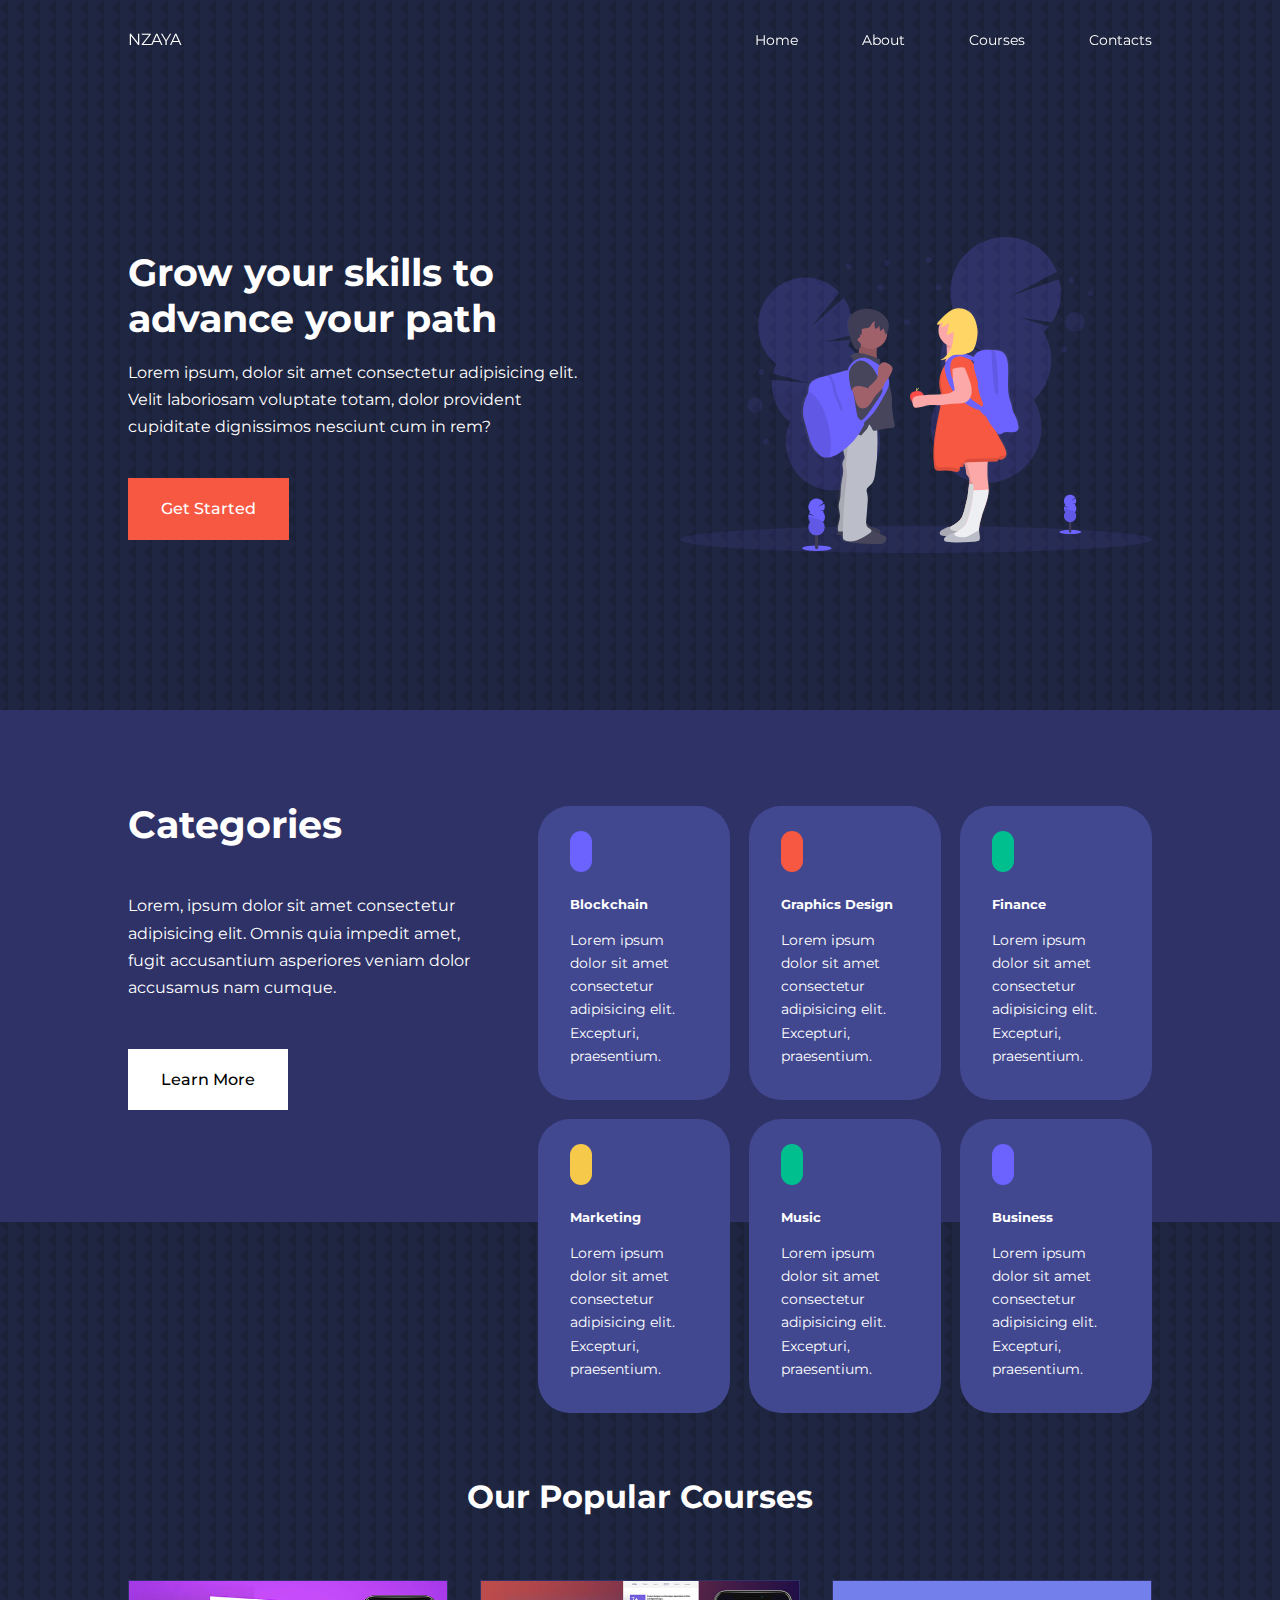
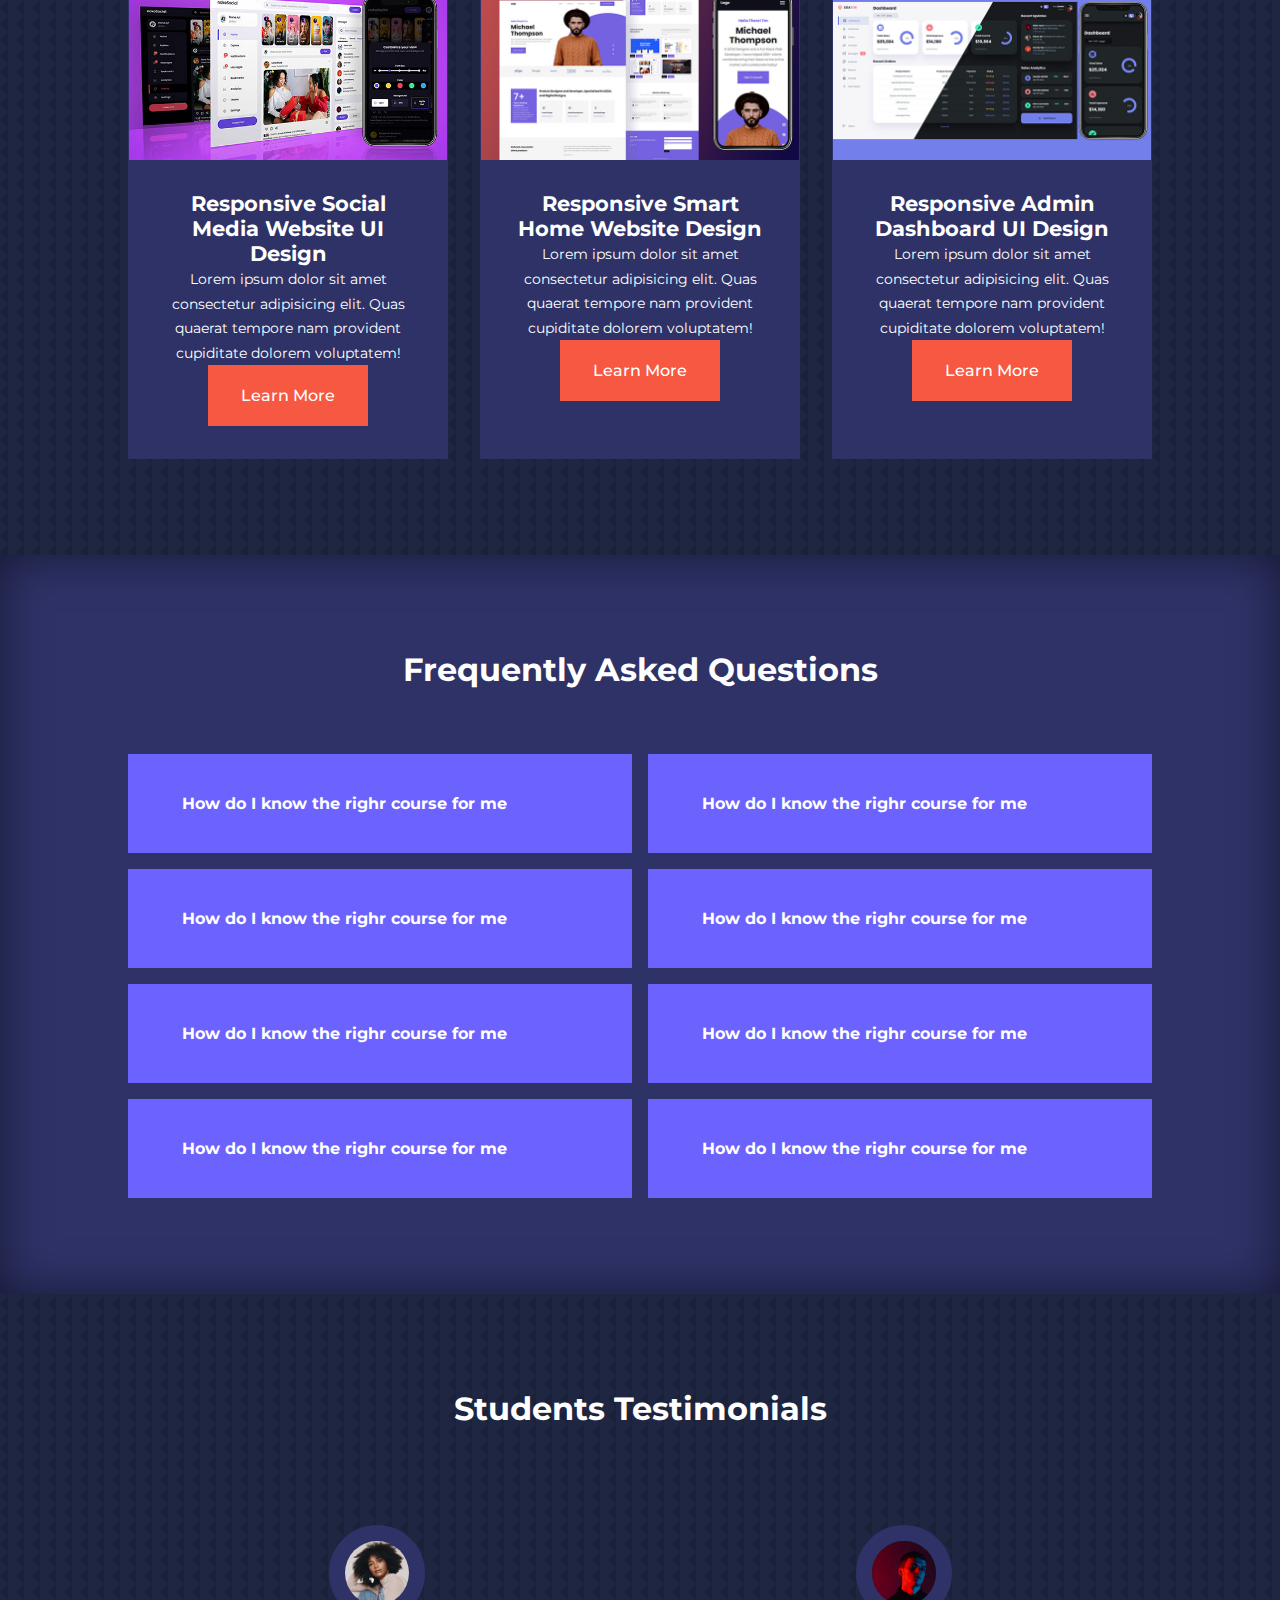
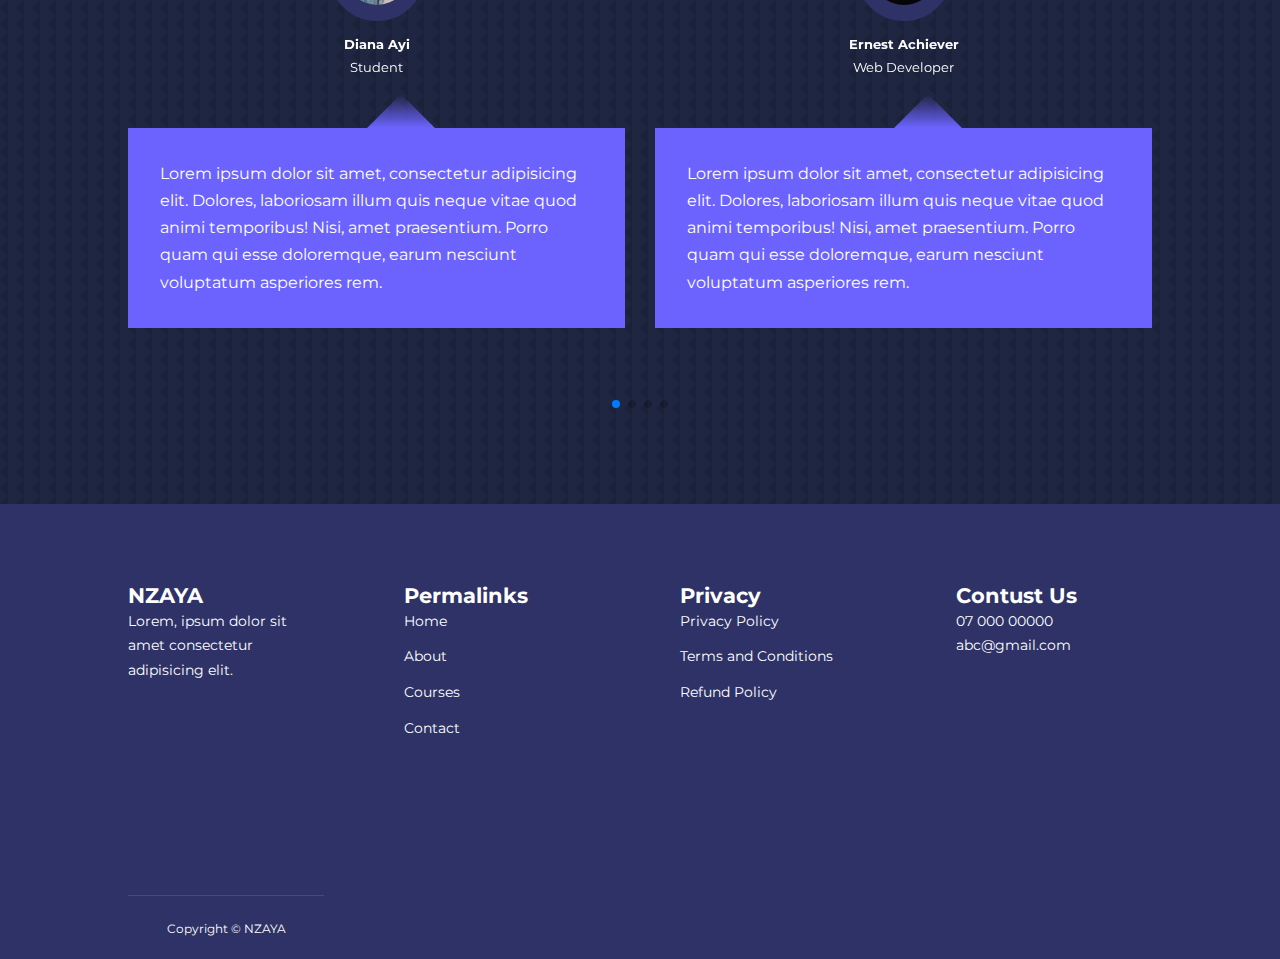
<file: index.html>
<!DOCTYPE html>
<html lang="en">
<head>
    <meta charset="UTF-8">
    <meta http-equiv="X-UA-Compatible" content="IE=edge">
    <meta name="viewport" content="width=device-width, initial-scale=1.0">
    <title>Responsive Education Website</title>

    <!----ICONSCOUT CDN------>
    <link rel="stylesheet" href="https://unicons.iconscout.com/release/v4.0.8/css/line.css">

    <!--------GOOGLE FONT (MONTESERRAT)-->
    <link rel="preconnect" href="https://fonts.googleapis.com">
    <link rel="preconnect" href="https://fonts.gstatic.com" crossorigin>
    <link href="https://fonts.googleapis.com/css2?family=Montserrat:wght@300;400;500;600;700;800;900&display=swap" rel="stylesheet">

    <!---SWIPER JS-->
    <link rel="stylesheet" href="https://cdn.jsdelivr.net/npm/swiper@9/swiper-bundle.min.css"/>


    <!-------LINKING OUR STYLESHEET-->
    <link rel="stylesheet" href="./css/style.css">

    <!-------Adding texture to our pages-->
    <style>
        body{
            background-image: url("./images/bg-texture.png");
        }
    </style>

</head>
<body>
    <nav>
        <div class="container nav__container">
            <a href="index.html">NZAYA</a>
            <ul class="nav__menu">
                <li><a href="index.html">Home</a></li>
                <li><a href="about.html">About</a></li>
                <li><a href="courses.html">Courses</a></li>
                <li><a href="contact.html">Contacts</a></li>
            </ul>


             <!-----These two will be available on tablet and mobile devices-->
            <button id="open-menu-btn"><i class="uil uil-list-ul"></i></button>
            <button id="close-menu-btn"><i class="uil uil-multiply"></i></button>

        </div>
    </nav>
    <!--=============================END OF NAVBAR ============================-->


    <header>
        <div class="container header__container">
            <div class="header__left">
                <h1>Grow your skills to advance your path</h1>
                <p>Lorem ipsum, dolor sit amet consectetur adipisicing elit. Velit laboriosam voluptate totam, dolor provident cupiditate dignissimos nesciunt cum in rem?</p>
                <a href="courses.html" class="btn btn-primary">Get Started</a>
            </div>

            <div class="header__right">
                <div class="header__right-image">
                    <img src="./images/header.svg">
                </div>

            </div>
        </div>
    </header>
    <!----==========================END OF HEADER SECTION======================-->

    <section class="categories">
        <div class="container categories__container">
            <div class="categories__left">
                <h1>Categories</h1>
                <p>
                    Lorem, ipsum dolor sit amet consectetur adipisicing elit. Omnis quia impedit amet, fugit accusantium asperiores veniam dolor accusamus nam cumque.
                </p>
                <a href="#" class="btn">Learn More</a>
            </div>

            <div class="categories__right">
                <article class="category">
                    <span class="category__icon"><i class="uil uil-bitcoin-circle"></i></span>
                    <h5>Blockchain</h5>
                    <p>Lorem ipsum dolor sit amet consectetur adipisicing elit. Excepturi, praesentium.</p>
                </article>

                <article class="category">
                    <span class="category__icon"><i class="uil uil-palette"></i></span>
                    <h5>Graphics Design</h5>
                    <p>Lorem ipsum dolor sit amet consectetur adipisicing elit. Excepturi, praesentium.</p>
                </article>

                <article class="category">
                    <span class="category__icon"><i class="uil uil-usd-circle"></i></span>
                    <h5>Finance</h5>
                    <p>Lorem ipsum dolor sit amet consectetur adipisicing elit. Excepturi, praesentium.</p>
                </article>

                <article class="category">
                    <span class="category__icon"><i class="uil uil-megaphone"></i></span>
                    <h5>Marketing</h5>
                    <p>Lorem ipsum dolor sit amet consectetur adipisicing elit. Excepturi, praesentium.</p>
                </article>

                <article class="category">
                    <span class="category__icon"><i class="uil uil-music"></i></span>
                    <h5>Music</h5>
                    <p>Lorem ipsum dolor sit amet consectetur adipisicing elit. Excepturi, praesentium.</p>
                </article>

                <article class="category">
                    <span class="category__icon"><i class="uil uil-notebooks"></i></span>
                    <h5>Business</h5>
                    <p>Lorem ipsum dolor sit amet consectetur adipisicing elit. Excepturi, praesentium.</p>
                </article>
            </div>
        </div>
    </section>
    <!----==========================   END OF CATEGORIES SECTION  ======================-->


    <section class="courses">
        <h2>Our Popular Courses</h2>
        <div class="container courses__container">
            <article class="course">
                <div class="course__image">
                    <img src="./images/course1.jpg">
                </div>
                <div class="course__info">
                    <h4>Responsive Social Media Website UI Design</h4>
                    <p>
                        Lorem ipsum dolor sit amet consectetur adipisicing elit. Quas quaerat tempore nam provident cupiditate dolorem voluptatem!
                    </p>
                    <a href="courses.html" class="btn btn-primary">Learn More</a>
                </div>
            </article>

            <article class="course">
                <div class="course__image">
                    <img src="./images/course2.jpg">
                </div>
                <div class="course__info">
                    <h4>Responsive Smart Home Website Design</h4>
                    <p>
                        Lorem ipsum dolor sit amet consectetur adipisicing elit. Quas quaerat tempore nam provident cupiditate dolorem voluptatem!
                    </p>
                    <a href="courses.html" class="btn btn-primary">Learn More</a>
                </div>
            </article>

            <article class="course">
                <div class="course__image">
                    <img src="./images/course3.jpg">
                </div>
                <div class="course__info">
                    <h4>Responsive Admin Dashboard UI Design</h4>
                    <p>
                        Lorem ipsum dolor sit amet consectetur adipisicing elit. Quas quaerat tempore nam provident cupiditate dolorem voluptatem!
                    </p>
                    <a href="courses.html" class="btn btn-primary">Learn More</a>
                </div>
            </article>
        </div>
    </section>
    <!----==========================   END OF COURSES SECTION  ======================-->

    <section class="faqs">
        <h2>Frequently Asked Questions</h2>
        <div class="container faqs__container">
            <article class="faq">
                <div class="faq__icon"><i class="uil uil-plus"></i></div>
                <div class="question__answer">
                    <h4>How do I know the righr course for me </h4>
                    <p>
                        Lorem ipsum dolor sit amet consectetur adipisicing elit. Laudantium possimus et incidunt temporibus nostrum. Quis alias similique veniam sit, quam obcaecati, ipsa, ad veritatis aspernatur voluptatibus iste debitis voluptate nostrum?
                    </p>
                </div>
            </article>

            <article class="faq">
                <div class="faq__icon"><i class="uil uil-plus"></i></div>
                <div class="question__answer">
                    <h4>How do I know the righr course for me </h4>
                    <p>
                        Lorem ipsum dolor sit amet consectetur adipisicing elit. Laudantium possimus et incidunt temporibus nostrum. Quis alias similique veniam sit, quam obcaecati, ipsa, ad veritatis aspernatur voluptatibus iste debitis voluptate nostrum?
                    </p>
                </div>
            </article>

            <article class="faq">
                <div class="faq__icon"><i class="uil uil-plus"></i></div>
                <div class="question__answer">
                    <h4>How do I know the righr course for me </h4>
                    <p>
                        Lorem ipsum dolor sit amet consectetur adipisicing elit. Laudantium possimus et incidunt temporibus nostrum. Quis alias similique veniam sit, quam obcaecati, ipsa, ad veritatis aspernatur voluptatibus iste debitis voluptate nostrum?
                    </p>
                </div>
            </article>

            <article class="faq">
                <div class="faq__icon"><i class="uil uil-plus"></i></div>
                <div class="question__answer">
                    <h4>How do I know the righr course for me </h4>
                    <p>
                        Lorem ipsum dolor sit amet consectetur adipisicing elit. Laudantium possimus et incidunt temporibus nostrum. Quis alias similique veniam sit, quam obcaecati, ipsa, ad veritatis aspernatur voluptatibus iste debitis voluptate nostrum?
                    </p>
                </div>
            </article>

            <article class="faq">
                <div class="faq__icon"><i class="uil uil-plus"></i></div>
                <div class="question__answer">
                    <h4>How do I know the righr course for me </h4>
                    <p>
                        Lorem ipsum dolor sit amet consectetur adipisicing elit. Laudantium possimus et incidunt temporibus nostrum. Quis alias similique veniam sit, quam obcaecati, ipsa, ad veritatis aspernatur voluptatibus iste debitis voluptate nostrum?
                    </p>
                </div>
            </article>

            <article class="faq">
                <div class="faq__icon"><i class="uil uil-plus"></i></div>
                <div class="question__answer">
                    <h4>How do I know the righr course for me </h4>
                    <p>
                        Lorem ipsum dolor sit amet consectetur adipisicing elit. Laudantium possimus et incidunt temporibus nostrum. Quis alias similique veniam sit, quam obcaecati, ipsa, ad veritatis aspernatur voluptatibus iste debitis voluptate nostrum?
                    </p>
                </div>
            </article>

            <article class="faq">
                <div class="faq__icon"><i class="uil uil-plus"></i></div>
                <div class="question__answer">
                    <h4>How do I know the righr course for me </h4>
                    <p>
                        Lorem ipsum dolor sit amet consectetur adipisicing elit. Laudantium possimus et incidunt temporibus nostrum. Quis alias similique veniam sit, quam obcaecati, ipsa, ad veritatis aspernatur voluptatibus iste debitis voluptate nostrum?
                    </p>
                </div>
            </article>

            <article class="faq">
                <div class="faq__icon"><i class="uil uil-plus"></i></div>
                <div class="question__answer">
                    <h4>How do I know the righr course for me </h4>
                    <p>
                        Lorem ipsum dolor sit amet consectetur adipisicing elit. Laudantium possimus et incidunt temporibus nostrum. Quis alias similique veniam sit, quam obcaecati, ipsa, ad veritatis aspernatur voluptatibus iste debitis voluptate nostrum?
                    </p>
                </div>
            </article>
        </div>
    </section>
    <!----==========================   END OF FAQS  ======================-->


    <section class="container testimonials__container mySwiper">
        <h2>Students Testimonials</h2>
        <div class="swiper-wrapper">
            <article class="testimonial swiper-slide">
                <div class="avatar">
                    <img src="./images/avatar1.jpg">
                </div>
                <div class="testimonial__info">
                    <h5>Diana Ayi</h5>
                    <small>Student</small>
                </div>
                <div class="testimonial__body">
                    <p>
                        Lorem ipsum dolor sit amet, consectetur adipisicing elit. Dolores, laboriosam illum quis neque vitae quod animi temporibus! Nisi, amet praesentium. Porro quam qui esse doloremque, earum nesciunt voluptatum asperiores rem.
                    </p>
                </div>
            </article>

            <article class="testimonial swiper-slide">
                <div class="avatar">
                    <img src="./images/avatar2.jpg">
                </div>
                <div class="testimonial__info">
                    <h5>Ernest Achiever</h5>
                    <small>Web Developer</small>
                </div>
                <div class="testimonial__body">
                    <p>
                        Lorem ipsum dolor sit amet, consectetur adipisicing elit. Dolores, laboriosam illum quis neque vitae quod animi temporibus! Nisi, amet praesentium. Porro quam qui esse doloremque, earum nesciunt voluptatum asperiores rem.
                    </p>
                </div>
            </article>

            <article class="testimonial swiper-slide">
                <div class="avatar">
                    <img src="./images/avatar3.jpg">
                </div>
                <div class="testimonial__info">
                    <h5>Eden Quist</h5>
                    <small>Student</small>
                </div>
                <div class="testimonial__body">
                    <p>
                        Lorem ipsum dolor sit amet, consectetur adipisicing elit. Dolores, laboriosam illum quis neque vitae quod animi temporibus! Nisi, amet praesentium. Porro quam qui esse doloremque, earum nesciunt voluptatum asperiores rem.
                    </p>
                </div>
            </article>

            <article class="testimonial swiper-slide">
                <div class="avatar">
                    <img src="./images/avatar4.jpg">
                </div>
                <div class="testimonial__info">
                    <h5>Haija Bintu</h5>
                    <small>Web Developer</small>
                </div>
                <div class="testimonial__body">
                    <p>
                        Lorem ipsum dolor sit amet, consectetur adipisicing elit. Dolores, laboriosam illum quis neque vitae quod animi temporibus! Nisi, amet praesentium. Porro quam qui esse doloremque, earum nesciunt voluptatum asperiores rem.
                    </p>
                </div>
            </article>

            <article class="testimonial swiper-slide">
                <div class="avatar">
                    <img src="./images/avatar5.jpg">
                </div>
                <div class="testimonial__info">
                    <h5>Jane Doe</h5>
                    <small>Student</small>
                </div>
                <div class="testimonial__body">
                    <p>
                        Lorem ipsum dolor sit amet, consectetur adipisicing elit. Dolores, laboriosam illum quis neque vitae quod animi temporibus! Nisi, amet praesentium. Porro quam qui esse doloremque, earum nesciunt voluptatum asperiores rem.
                    </p>
                </div>
            </article>
        </div>
        <div class="swiper-pagination"></div>
    </section>
    <!----==========================   END OF TESTIMONIALS  ======================-->

    <footer class="footer">
        <div class="container footer__container">
            <div class="footer__1">
                <a href="index.html" class="footer__logo"><h4>NZAYA</h4></a>
                <p>
                    Lorem, ipsum dolor sit amet consectetur adipisicing elit.
                </p>
            </div>

            <div class="footer__2">
                <h4>Permalinks</h4>
                <ul class="permalinks">
                    <li><a href="index.html">Home</a></li>
                    <li><a href="about.html">About</a></li>
                    <li><a href="courses.html">Courses</a></li>
                    <li><a href="contact.html">Contact</a></li>
                </ul>
            </div>

            <div class="footer__3">
                <h4>Privacy</h4>
                <ul class="privacy">
                    <li><a href="#">Privacy Policy</a></li>
                    <li><a href="#">Terms and Conditions</a></li>
                    <li><a href="#">Refund Policy</a></li>
                </ul>
            </div>

            <div class="footer__4">
                <h4>Contust Us</h4>
                <div>
                    <p>07 000 00000</p>
                    <p>abc@gmail.com</p>
                </div>

                <ul class="footer__socials">
                    <li>
                        <a href="#"><i class="uil uil-facebook-f"></i></a>
                    </li>
    
                    <li>
                        <a href="#"><i class="uil uil-instagram"></i></a>
                    </li>
    
                    <li>
                        <a href="#"><i class="uil uil-twitter-alt"></i></a>
                    </li>
    
                    <li>
                        <a href="#"><i class="uil uil-linkedin-alt"></i></a>
                    </li>
                </ul>
            </div>

            <div class="footer__copyright">
                <small>Copyright &copy; NZAYA</small>
            </div>

        </div>
    </footer>
    <!----==========================   END OF FOOTER  ======================-->


    <!---LINKING SWIPERJS JAVASCRIPT-->
    <script src="https://cdn.jsdelivr.net/npm/swiper@9/swiper-bundle.min.js"></script>


    <!-------LINKING OUR JAVASCRIPT FILE-->
    <script src="./main.js"></script>


    <!----Swiper JS Script---->
    <script>
        var swiper = new Swiper(".mySwiper", {
            slidesPerView: 1, spaceBetween: 30, pagination: {
                el: ".swiper-pagination", clickable: true, },
            // when window width is >= 600px
            breakpoints: {
                600: {
                    slidesPerView: 2
                }
            }
            });
    </script>



</body>
</html>
</file>
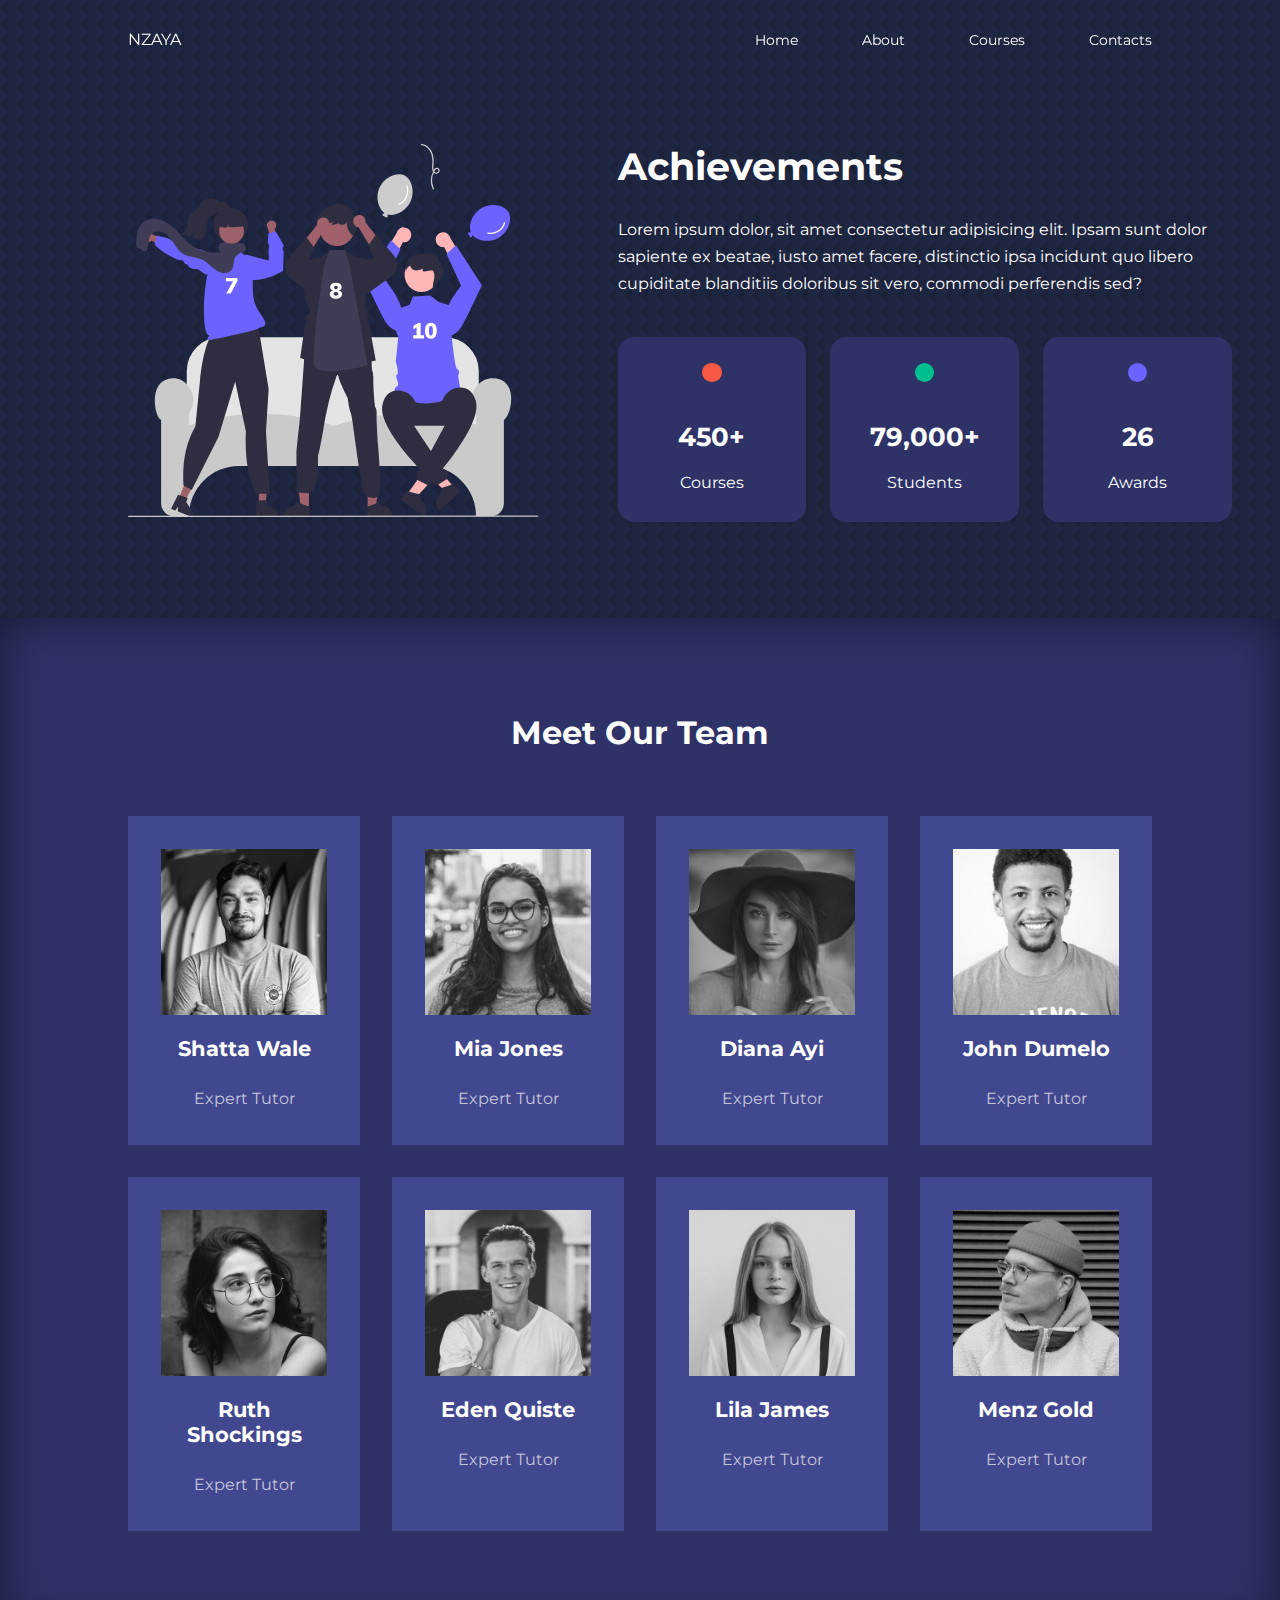
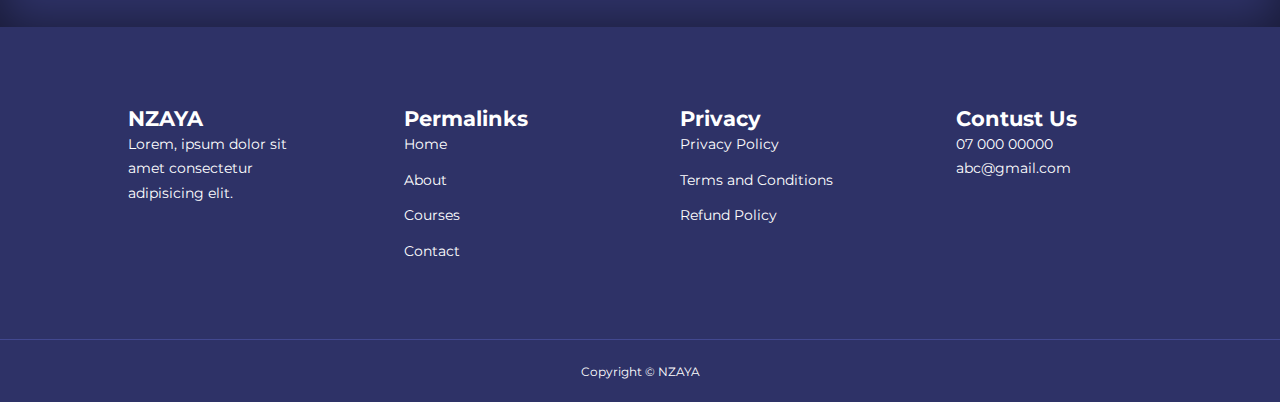
<file: about.html>
<!DOCTYPE html>
<html lang="en">
<head>
    <meta charset="UTF-8">
    <meta http-equiv="X-UA-Compatible" content="IE=edge">
    <meta name="viewport" content="width=device-width, initial-scale=1.0">
    <title>Responsive Education Website</title>

    <!----ICONSCOUT CDN------>
    <link rel="stylesheet" href="https://unicons.iconscout.com/release/v4.0.8/css/line.css">

    <!--------GOOGLE FONT (MONTESERRAT)-->
    <link rel="preconnect" href="https://fonts.googleapis.com">
    <link rel="preconnect" href="https://fonts.gstatic.com" crossorigin>
    <link href="https://fonts.googleapis.com/css2?family=Montserrat:wght@300;400;500;600;700;800;900&display=swap" rel="stylesheet">


    <!-------LINKING OUR STYLESHEET-->
    <link rel="stylesheet" href="./css/style.css">
    <link rel="stylesheet" href="./css/about.css">

    <!-------Adding texture to our pages-->
    <style>
        body{
            background-image: url("./images/bg-texture.png");
        }
    </style>

</head>
<body>
    <nav>
        <div class="container nav__container">
            <a href="index.html">NZAYA</a>
            <ul class="nav__menu">
                <li><a href="index.html">Home</a></li>
                <li><a href="about.html">About</a></li>
                <li><a href="courses.html">Courses</a></li>
                <li><a href="contact.html">Contacts</a></li>
            </ul>


             <!-----These two will be available on tablet and mobile devices-->
            <button id="open-menu-btn"><i class="uil uil-list-ul"></i></button>
            <button id="close-menu-btn"><i class="uil uil-multiply"></i></button>

        </div>
    </nav>
    <!--=============================END OF NAVBAR ============================-->

    <section class="about__achievements">
        <div class="container about__achievements-container">
            <div class="about__achievements-left">
                <img src="./images/about achievements.svg">

            </div>

            <div class="about__achievements-right">
                <h1>Achievements</h1>
                <p>
                    Lorem ipsum dolor, sit amet consectetur adipisicing elit. Ipsam sunt dolor sapiente ex beatae, iusto amet facere, distinctio ipsa incidunt quo libero cupiditate blanditiis doloribus sit vero, commodi perferendis sed?
                </p>
                <div class="achievements__cards">
                    <article class="achievement__card">
                        <span class="achievement__icon"><i class="uil uil-video"></i></span>
                        <h3>450+</h3>
                        <p>Courses</p>
                    </article>

                    <article class="achievement__card">
                        <span class="achievement__icon"><i class="uil uil-users-alt"></i></span>
                        <h3>79,000+</h3>
                        <p>Students</p>
                    </article>

                    <article class="achievement__card">
                        <span class="achievement__icon"><i class="uil uil-award"></i></span>
                        <h3>26</h3>
                        <p>Awards</p>
                    </article>

                </div>
            </div>
        </div>
    </section>
    <!--=============================END OF ACHIEVEMENTS ============================-->

    <section class="team">
        <h2>Meet Our Team</h2>
        <div class="container team__container">
            <article class="team__member">
                <div class="team__member-image">
                    <img src="./images/tm1.jpg">
                </div>
                <div class="team__member-info">
                    <h4>Shatta Wale</h4>
                    <p>Expert Tutor</p>
                </div>
                <div class="team__member-socials">
                    <a href="https://instagram.com" target="_blank"><i class="uil uil-instagram"></i></a>
                    <a href="https://twitter.com" target="_blank"><i class="uil uil-twitter-alt"></i></a>
                    <a href="https://linkedin.com" target="_blank"><i class="uil uil-linkedin-alt"></i></a>
                </div>
            </article>

            <article class="team__member">
                <div class="team__member-image">
                    <img src="./images/tm2.jpg">
                </div>
                <div class="team__member-info">
                    <h4>Mia Jones</h4>
                    <p>Expert Tutor</p>
                </div>
                <div class="team__member-socials">
                    <a href="https://instagram.com" target="_blank"><i class="uil uil-instagram"></i></a>
                    <a href="https://twitter.com" target="_blank"><i class="uil uil-twitter-alt"></i></a>
                    <a href="https://linkedin.com" target="_blank"><i class="uil uil-linkedin-alt"></i></a>
                </div>
            </article>

            <article class="team__member">
                <div class="team__member-image">
                    <img src="./images/tm3.jpg">
                </div>
                <div class="team__member-info">
                    <h4>Diana Ayi</h4>
                    <p>Expert Tutor</p>
                </div>
                <div class="team__member-socials">
                    <a href="https://instagram.com" target="_blank"><i class="uil uil-instagram"></i></a>
                    <a href="https://twitter.com" target="_blank"><i class="uil uil-twitter-alt"></i></a>
                    <a href="https://linkedin.com" target="_blank"><i class="uil uil-linkedin-alt"></i></a>
                </div>
            </article>

            <article class="team__member">
                <div class="team__member-image">
                    <img src="./images/tm4.jpg">
                </div>
                <div class="team__member-info">
                    <h4>John Dumelo</h4>
                    <p>Expert Tutor</p>
                </div>
                <div class="team__member-socials">
                    <a href="https://instagram.com" target="_blank"><i class="uil uil-instagram"></i></a>
                    <a href="https://twitter.com" target="_blank"><i class="uil uil-twitter-alt"></i></a>
                    <a href="https://linkedin.com" target="_blank"><i class="uil uil-linkedin-alt"></i></a>
                </div>
            </article>

            <article class="team__member">
                <div class="team__member-image">
                    <img src="./images/tm5.jpg">
                </div>
                <div class="team__member-info">
                    <h4>Ruth Shockings</h4>
                    <p>Expert Tutor</p>
                </div>
                <div class="team__member-socials">
                    <a href="https://instagram.com" target="_blank"><i class="uil uil-instagram"></i></a>
                    <a href="https://twitter.com" target="_blank"><i class="uil uil-twitter-alt"></i></a>
                    <a href="https://linkedin.com" target="_blank"><i class="uil uil-linkedin-alt"></i></a>
                </div>
            </article>

            <article class="team__member">
                <div class="team__member-image">
                    <img src="./images/tm6.jpg">
                </div>
                <div class="team__member-info">
                    <h4>Eden Quiste</h4>
                    <p>Expert Tutor</p>
                </div>
                <div class="team__member-socials">
                    <a href="https://instagram.com" target="_blank"><i class="uil uil-instagram"></i></a>
                    <a href="https://twitter.com" target="_blank"><i class="uil uil-twitter-alt"></i></a>
                    <a href="https://linkedin.com" target="_blank"><i class="uil uil-linkedin-alt"></i></a>
                </div>
            </article>

            <article class="team__member">
                <div class="team__member-image">
                    <img src="./images/tm7.jpg">
                </div>
                <div class="team__member-info">
                    <h4>Lila James</h4>
                    <p>Expert Tutor</p>
                </div>
                <div class="team__member-socials">
                    <a href="https://instagram.com" target="_blank"><i class="uil uil-instagram"></i></a>
                    <a href="https://twitter.com" target="_blank"><i class="uil uil-twitter-alt"></i></a>
                    <a href="https://linkedin.com" target="_blank"><i class="uil uil-linkedin-alt"></i></a>
                </div>
            </article>

            <article class="team__member">
                <div class="team__member-image">
                    <img src="./images/tm8.jpg">
                </div>
                <div class="team__member-info">
                    <h4>Menz Gold</h4>
                    <p>Expert Tutor</p>
                </div>
                <div class="team__member-socials">
                    <a href="https://instagram.com" target="_blank"><i class="uil uil-instagram"></i></a>
                    <a href="https://twitter.com" target="_blank"><i class="uil uil-twitter-alt"></i></a>
                    <a href="https://linkedin.com" target="_blank"><i class="uil uil-linkedin-alt"></i></a>
                </div>
            </article>
        </div>
    </section>
     <!--=============================END OF TEAM SECTION ============================-->



    <footer>
        <div class="container footer__container">
            <div class="footer__1">
                <a href="index.html" class="footer__logo"><h4>NZAYA</h4></a>
                <p>
                    Lorem, ipsum dolor sit amet consectetur adipisicing elit.
                </p>
            </div>

            <div class="footer__2">
                <h4>Permalinks</h4>
                <ul class="permalinks">
                    <li><a href="index.html">Home</a></li>
                    <li><a href="about.html">About</a></li>
                    <li><a href="courses.html">Courses</a></li>
                    <li><a href="contact.html">Contact</a></li>
                </ul>
            </div>

            <div class="footer__3">
                <h4>Privacy</h4>
                <ul class="privacy">
                    <li><a href="#">Privacy Policy</a></li>
                    <li><a href="#">Terms and Conditions</a></li>
                    <li><a href="#">Refund Policy</a></li>
                </ul>
            </div>

            <div class="footer__4">
                <h4>Contust Us</h4>
                <div>
                    <p>07 000 00000</p>
                    <p>abc@gmail.com</p>
                </div>

                <ul class="footer__socials">
                    <li>
                        <a href="#"><i class="uil uil-facebook-f"></i></a>
                    </li>
    
                    <li>
                        <a href="#"><i class="uil uil-instagram"></i></a>
                    </li>
    
                    <li>
                        <a href="#"><i class="uil uil-twitter-alt"></i></a>
                    </li>
    
                    <li>
                        <a href="#"><i class="uil uil-linkedin-alt"></i></a>
                    </li>
                </ul>
            </div>
        </div>
        
        <div class="footer__copyright">
            <small>Copyright &copy; NZAYA</small>
        </div>
    </footer>
    <!----==========================   END OF FOOTER  ======================-->


  
    <!-------LINKING OUR JAVASCRIPT FILE-->
    <script src="./main.js"></script>


</body>
</html>
</file>
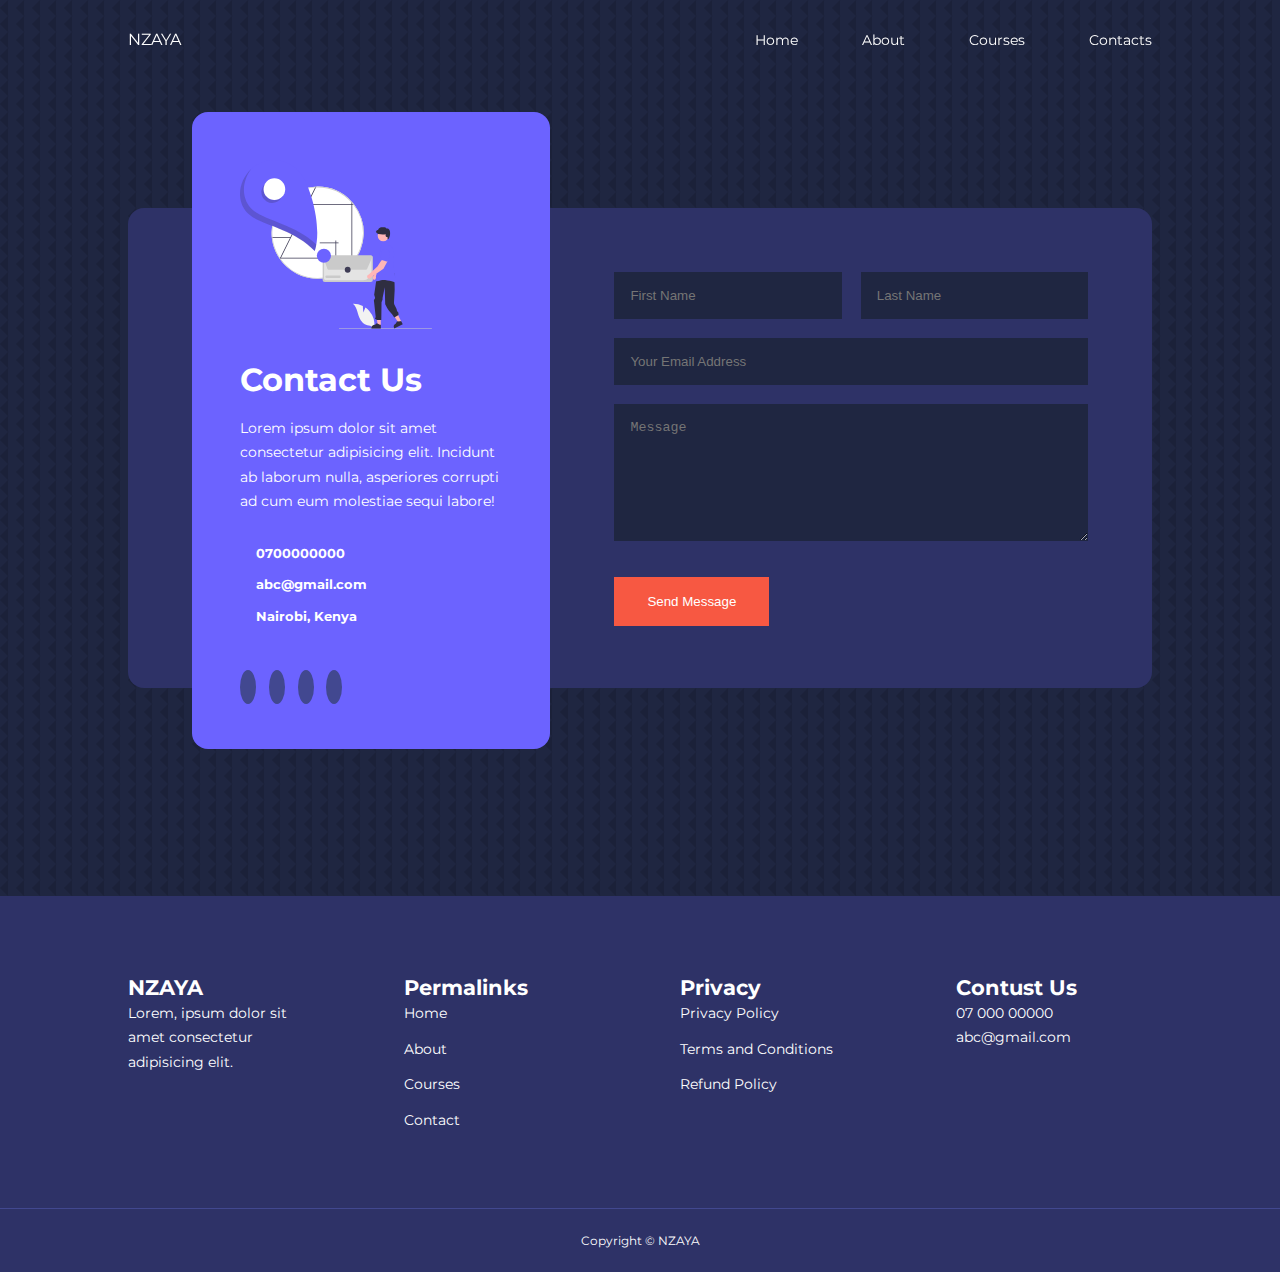
<file: contact.html>
<!DOCTYPE html>
<html lang="en">
<head>
    <meta charset="UTF-8">
    <meta http-equiv="X-UA-Compatible" content="IE=edge">
    <meta name="viewport" content="width=device-width, initial-scale=1.0">
    <title>Responsive Education Website</title>

    <!----ICONSCOUT CDN------>
    <link rel="stylesheet" href="https://unicons.iconscout.com/release/v4.0.8/css/line.css">

    <!--------GOOGLE FONT (MONTESERRAT)-->
    <link rel="preconnect" href="https://fonts.googleapis.com">
    <link rel="preconnect" href="https://fonts.gstatic.com" crossorigin>
    <link href="https://fonts.googleapis.com/css2?family=Montserrat:wght@300;400;500;600;700;800;900&display=swap" rel="stylesheet">


    <!-------LINKING OUR STYLESHEET-->
    <link rel="stylesheet" href="./css/style.css">
    <link rel="stylesheet" href="./css/contact.css">

    <!-------Adding texture to our pages-->
    <style>
        body{
            background-image: url("./images/bg-texture.png");
        }
    </style>

</head>
<body>
    <nav>
        <div class="container nav__container">
            <a href="index.html">NZAYA</a>
            <ul class="nav__menu">
                <li><a href="index.html">Home</a></li>
                <li><a href="about.html">About</a></li>
                <li><a href="courses.html">Courses</a></li>
                <li><a href="contact.html">Contacts</a></li>
            </ul>


             <!-----These two will be available on tablet and mobile devices-->
            <button id="open-menu-btn"><i class="uil uil-list-ul"></i></button>
            <button id="close-menu-btn"><i class="uil uil-multiply"></i></button>

        </div>
    </nav>
    <!--=============================END OF NAVBAR ============================-->

    <section class="contact">
        <div class="container contact__container">
            <aside class="contact__aside">
                <div class="aside__image">
                    <img src="./images/contact.svg">
                </div>
                <h2>Contact Us</h2>
                <p>Lorem ipsum dolor sit amet consectetur adipisicing elit. Incidunt ab laborum nulla, asperiores corrupti ad cum eum molestiae sequi labore!</p>
                <ul class="contact__details">
                    <li>
                        <i class="uil uil-phone-volume"></i>
                        <h5>0700000000</h5>
                    </li>

                    <li>
                        <i class="uil uil-envelope-check"></i>
                        <h5>abc@gmail.com</h5>
                    </li>

                    <li>
                        <i class="uil uil-location-pin-alt"></i>
                        <h5>Nairobi, Kenya</h5>
                    </li>
                </ul>

                <ul class="contact__socials">
                    <li><a href="https://facebook.com"><i class="uil uil-facebook-f"></i></a></li>
                    <li><a href="https://instagram.com"><i class="uil uil-instagram"></i></a></li>
                    <li><a href="https://twitter.com"><i class="uil uil-twitter-alt"></i></a></li>
                    <li><a href="https://linkedin.com"><i class="uil uil-linkedin-alt"></i></a></li>
                </ul>
            </aside>
             <!--=============================END OF ASIDE ============================-->


            <form action="https://formspree.io/f/mayzpvdq" method="POST" class="contact__form">   <!--form action is from formspree-->
                <div class="form__name">
                    <input type="text" name="First Name" placeholder="First Name" required>
                    <input type="text" name="Last Name" placeholder="Last Name" required>
                </div>

                <input type="email" name="Email Address" placeholder="Your Email Address" required>
                <textarea name="Message" rows="7" placeholder="Message" required></textarea>
                <button type="submit" class="btn btn-primary">Send Message</button>

            </form>
        </div>
    </section>
     <!--=============================END OF CONTACT SECTION============================-->


    <footer>
        <div class="container footer__container">
            <div class="footer__1">
                <a href="index.html" class="footer__logo"><h4>NZAYA</h4></a>
                <p>
                    Lorem, ipsum dolor sit amet consectetur adipisicing elit.
                </p>
            </div>

            <div class="footer__2">
                <h4>Permalinks</h4>
                <ul class="permalinks">
                    <li><a href="index.html">Home</a></li>
                    <li><a href="about.html">About</a></li>
                    <li><a href="courses.html">Courses</a></li>
                    <li><a href="contact.html">Contact</a></li>
                </ul>
            </div>

            <div class="footer__3">
                <h4>Privacy</h4>
                <ul class="privacy">
                    <li><a href="#">Privacy Policy</a></li>
                    <li><a href="#">Terms and Conditions</a></li>
                    <li><a href="#">Refund Policy</a></li>
                </ul>
            </div>

            <div class="footer__4">
                <h4>Contust Us</h4>
                <div>
                    <p>07 000 00000</p>
                    <p>abc@gmail.com</p>
                </div>

                <ul class="footer__socials">
                    <li>
                        <a href="#"><i class="uil uil-facebook-f"></i></a>
                    </li>
    
                    <li>
                        <a href="#"><i class="uil uil-instagram"></i></a>
                    </li>
    
                    <li>
                        <a href="#"><i class="uil uil-twitter-alt"></i></a>
                    </li>
    
                    <li>
                        <a href="#"><i class="uil uil-linkedin-alt"></i></a>
                    </li>
                </ul>
            </div>
        </div>
        
        <div class="footer__copyright">
            <small>Copyright &copy; NZAYA</small>
        </div>
    </footer>
    <!----==========================   END OF FOOTER  ======================-->


  
    <!-------LINKING OUR JAVASCRIPT FILE-->
    <script src="./main.js"></script>


</body>
</html>
</file>
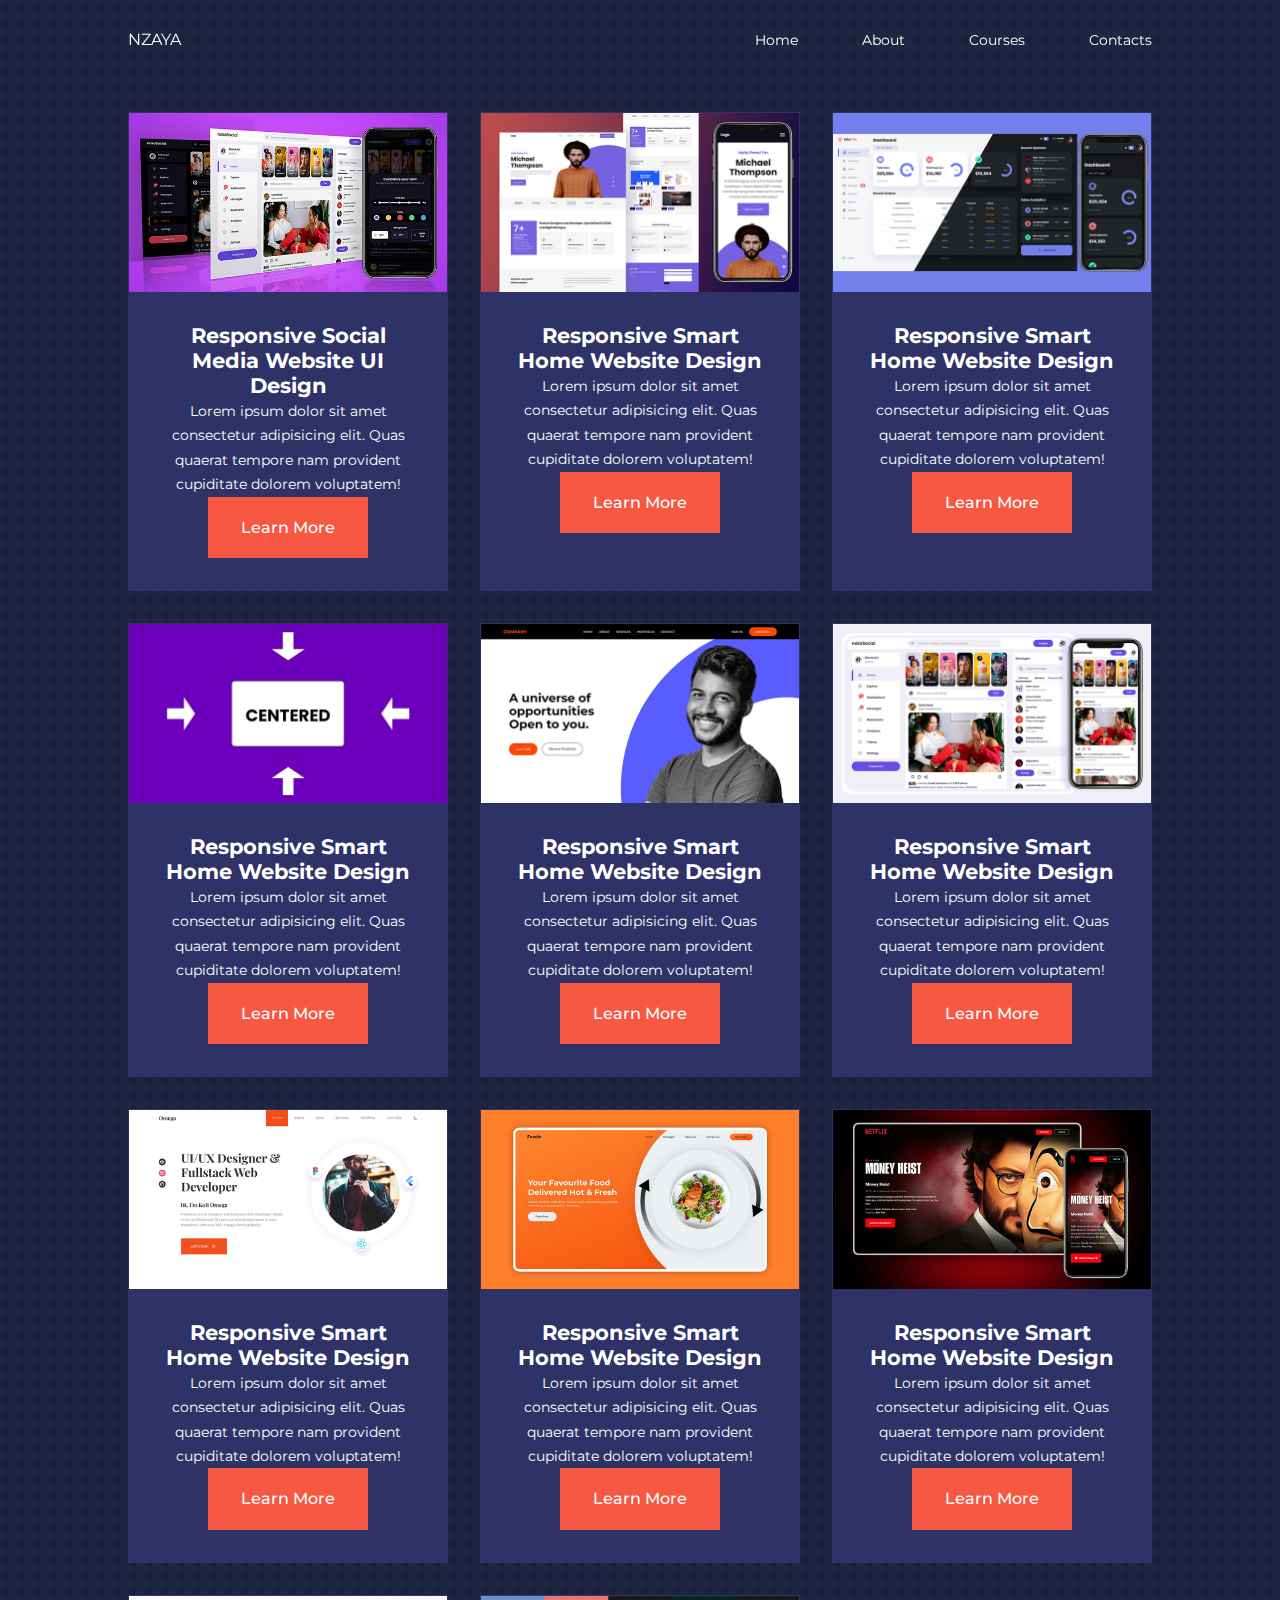
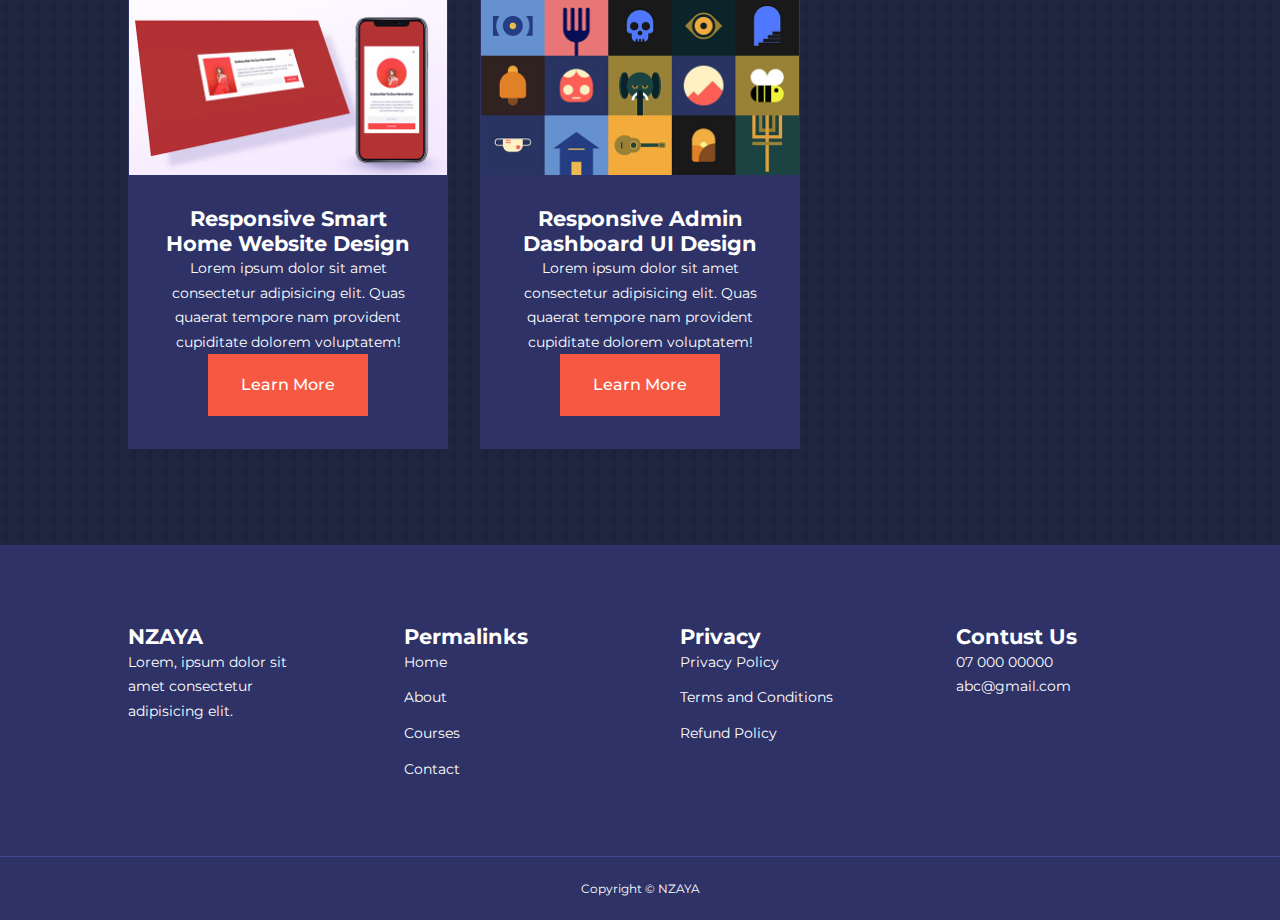
<file: courses.html>
<!DOCTYPE html>
<html lang="en">
<head>
    <meta charset="UTF-8">
    <meta http-equiv="X-UA-Compatible" content="IE=edge">
    <meta name="viewport" content="width=device-width, initial-scale=1.0">
    <title>Responsive Education Website</title>

    <!----ICONSCOUT CDN------>
    <link rel="stylesheet" href="https://unicons.iconscout.com/release/v4.0.8/css/line.css">

    <!--------GOOGLE FONT (MONTESERRAT)-->
    <link rel="preconnect" href="https://fonts.googleapis.com">
    <link rel="preconnect" href="https://fonts.gstatic.com" crossorigin>
    <link href="https://fonts.googleapis.com/css2?family=Montserrat:wght@300;400;500;600;700;800;900&display=swap" rel="stylesheet">


    <!-------LINKING OUR STYLESHEET-->
    <link rel="stylesheet" href="./css/style.css">
    <style>
        body{ background-image: url("./images/bg-texture.png"); }
        .courses{
            margin-top: 1rem;
        }
    </style>

    

</head>
<body>
    <nav>
        <div class="container nav__container">
            <a href="index.html">NZAYA</a>
            <ul class="nav__menu">
                <li><a href="index.html">Home</a></li>
                <li><a href="about.html">About</a></li>
                <li><a href="courses.html">Courses</a></li>
                <li><a href="contact.html">Contacts</a></li>
            </ul>


             <!-----These two will be available on tablet and mobile devices-->
            <button id="open-menu-btn"><i class="uil uil-list-ul"></i></button>
            <button id="close-menu-btn"><i class="uil uil-multiply"></i></button>

        </div>
    </nav>
    <!--=============================END OF NAVBAR ============================-->


    
    <section class="courses">
        <div class="container courses__container">
            <article class="course">
                <div class="course__image">
                    <img src="./images/course1.jpg">
                </div>
                <div class="course__info">
                    <h4>Responsive Social Media Website UI Design</h4>
                    <p>
                        Lorem ipsum dolor sit amet consectetur adipisicing elit. Quas quaerat tempore nam provident cupiditate dolorem voluptatem!
                    </p>
                    <a href="courses.html" class="btn btn-primary">Learn More</a>
                </div>
            </article>

            <article class="course">
                <div class="course__image">
                    <img src="./images/course2.jpg">
                </div>
                <div class="course__info">
                    <h4>Responsive Smart Home Website Design</h4>
                    <p>
                        Lorem ipsum dolor sit amet consectetur adipisicing elit. Quas quaerat tempore nam provident cupiditate dolorem voluptatem!
                    </p>
                    <a href="courses.html" class="btn btn-primary">Learn More</a>
                </div>
            </article>

            <article class="course">
                <div class="course__image">
                    <img src="./images/course3.jpg">
                </div>
                <div class="course__info">
                    <h4>Responsive Smart Home Website Design</h4>
                    <p>
                        Lorem ipsum dolor sit amet consectetur adipisicing elit. Quas quaerat tempore nam provident cupiditate dolorem voluptatem!
                    </p>
                    <a href="courses.html" class="btn btn-primary">Learn More</a>
                </div>
            </article>

            <article class="course">
                <div class="course__image">
                    <img src="./images/course4.jpg">
                </div>
                <div class="course__info">
                    <h4>Responsive Smart Home Website Design</h4>
                    <p>
                        Lorem ipsum dolor sit amet consectetur adipisicing elit. Quas quaerat tempore nam provident cupiditate dolorem voluptatem!
                    </p>
                    <a href="courses.html" class="btn btn-primary">Learn More</a>
                </div>
            </article>

            <article class="course">
                <div class="course__image">
                    <img src="./images/course5.jpg">
                </div>
                <div class="course__info">
                    <h4>Responsive Smart Home Website Design</h4>
                    <p>
                        Lorem ipsum dolor sit amet consectetur adipisicing elit. Quas quaerat tempore nam provident cupiditate dolorem voluptatem!
                    </p>
                    <a href="courses.html" class="btn btn-primary">Learn More</a>
                </div>
            </article>

            <article class="course">
                <div class="course__image">
                    <img src="./images/course6.jpg">
                </div>
                <div class="course__info">
                    <h4>Responsive Smart Home Website Design</h4>
                    <p>
                        Lorem ipsum dolor sit amet consectetur adipisicing elit. Quas quaerat tempore nam provident cupiditate dolorem voluptatem!
                    </p>
                    <a href="courses.html" class="btn btn-primary">Learn More</a>
                </div>
            </article>

            <article class="course">
                <div class="course__image">
                    <img src="./images/course7.jpg">
                </div>
                <div class="course__info">
                    <h4>Responsive Smart Home Website Design</h4>
                    <p>
                        Lorem ipsum dolor sit amet consectetur adipisicing elit. Quas quaerat tempore nam provident cupiditate dolorem voluptatem!
                    </p>
                    <a href="courses.html" class="btn btn-primary">Learn More</a>
                </div>
            </article>

            <article class="course">
                <div class="course__image">
                    <img src="./images/course8.jpg">
                </div>
                <div class="course__info">
                    <h4>Responsive Smart Home Website Design</h4>
                    <p>
                        Lorem ipsum dolor sit amet consectetur adipisicing elit. Quas quaerat tempore nam provident cupiditate dolorem voluptatem!
                    </p>
                    <a href="courses.html" class="btn btn-primary">Learn More</a>
                </div>
            </article>

            <article class="course">
                <div class="course__image">
                    <img src="./images/course9.jpg">
                </div>
                <div class="course__info">
                    <h4>Responsive Smart Home Website Design</h4>
                    <p>
                        Lorem ipsum dolor sit amet consectetur adipisicing elit. Quas quaerat tempore nam provident cupiditate dolorem voluptatem!
                    </p>
                    <a href="courses.html" class="btn btn-primary">Learn More</a>
                </div>
            </article>

            <article class="course">
                <div class="course__image">
                    <img src="./images/course10.jpg">
                </div>
                <div class="course__info">
                    <h4>Responsive Smart Home Website Design</h4>
                    <p>
                        Lorem ipsum dolor sit amet consectetur adipisicing elit. Quas quaerat tempore nam provident cupiditate dolorem voluptatem!
                    </p>
                    <a href="courses.html" class="btn btn-primary">Learn More</a>
                </div>
            </article>

            <article class="course">
                <div class="course__image">
                    <img src="./images/course11.jpg">
                </div>
                <div class="course__info">
                    <h4>Responsive Admin Dashboard UI Design</h4>
                    <p>
                        Lorem ipsum dolor sit amet consectetur adipisicing elit. Quas quaerat tempore nam provident cupiditate dolorem voluptatem!
                    </p>
                    <a href="courses.html" class="btn btn-primary">Learn More</a>
                </div>
            </article>
        </div>
    </section>
    <!----==========================   END OF COURSES SECTION  ======================-->



    <footer>
        <div class="container footer__container">
            <div class="footer__1">
                <a href="index.html" class="footer__logo"><h4>NZAYA</h4></a>
                <p>
                    Lorem, ipsum dolor sit amet consectetur adipisicing elit.
                </p>
            </div>

            <div class="footer__2">
                <h4>Permalinks</h4>
                <ul class="permalinks">
                    <li><a href="index.html">Home</a></li>
                    <li><a href="about.html">About</a></li>
                    <li><a href="courses.html">Courses</a></li>
                    <li><a href="contact.html">Contact</a></li>
                </ul>
            </div>

            <div class="footer__3">
                <h4>Privacy</h4>
                <ul class="privacy">
                    <li><a href="#">Privacy Policy</a></li>
                    <li><a href="#">Terms and Conditions</a></li>
                    <li><a href="#">Refund Policy</a></li>
                </ul>
            </div>

            <div class="footer__4">
                <h4>Contust Us</h4>
                <div>
                    <p>07 000 00000</p>
                    <p>abc@gmail.com</p>
                </div>

                <ul class="footer__socials">
                    <li>
                        <a href="#"><i class="uil uil-facebook-f"></i></a>
                    </li>
    
                    <li>
                        <a href="#"><i class="uil uil-instagram"></i></a>
                    </li>
    
                    <li>
                        <a href="#"><i class="uil uil-twitter-alt"></i></a>
                    </li>
    
                    <li>
                        <a href="#"><i class="uil uil-linkedin-alt"></i></a>
                    </li>
                </ul>
            </div>
        </div>
        
        <div class="footer__copyright">
            <small>Copyright &copy; NZAYA</small>
        </div>
    </footer>
    <!----==========================   END OF FOOTER  ======================-->


  
    <!-------LINKING OUR JAVASCRIPT FILE-->
    <script src="./main.js"></script>


</body>
</html>
</file>
<file: css/style.css>
/* ---------Removes all default settings in the webpage ----------*/
* {
    margin: 0;
    padding: 0;
    border: 0;
    outline: 0;
    text-decoration: none;
    list-style: none;
    box-sizing: border-box;
}


:root {
    --color-primary: #6c63ff;
    --color-success: #00bf8e;
    --color-warning: #f7c94b;
    --color-danger: #f75842;
    --color-danger-variant: rgba(247, 88, 66, 0.4);
    --color-white: #fff;
    --color-light: rgba(255, 255, 255, 0.7);
    --color-black: #000;
    --color-bg: #1f2641;
    --color-bg1: #2e3267;
    --color-bg2: #424890;

    --container-width-lg: 80%;
    --container-width-md: 90%;
    --container-width-sm: 94%;

    --transition: all 400ms ease;
}

body {
    font-family: 'Montserrat', sans-serif;
    line-height: 1.7;
    color: var(--color-white);
    background: var(--color-bg);
}


.container {
    width: var(--container-width-lg);
    margin: 0 auto;
}

section {
    padding: 6rem 0;
}

section h2 {
    text-align: center;
    margin-bottom: 4rem;
}

h1,h2,h3,h4,h5 {
    line-height: 1.2;
}

h1 {
    font-size: 2.4rem;
}

h2 {
    font-size: 2rem;
}

h3 {
    font-size:1.6rem;
}

h4{
    font-size: 1.3rem;
}

a{
    color: var(--color-white);
}

img{
    width: 100%;
    display: block;
    object-fit: cover;
}

.btn {
    display: inline-block;
    background: var(--color-white);
    color: var(--color-black);
    padding: 1rem 2rem;
    border: 1px solid transparent;
    font-weight: 500;
    transition: var(--transition);
}

.btn::hover {
    background: transparent;
    color: var(--color-white);
    border-color: var(--color-white);
}

.btn-primary{
    background: var(--color-danger);
    color: var(--color-white);
}

/* ==========NAV BAR ===================*/
nav{
    background: transparent;
    width: 100vw;
    height: 5rem;
    position: fixed;
    top: 0;
    z-index: 11;
}

/* Change navbar styles on scroll using javascript */
.window-scroll{
    background: var(--color-primary);
    box-shadow: 0 1rem 2rem rgba(0, 0, 0, 0.2);
}

.nav__container{
    height: 100%;
    display: flex;
    justify-content: space-between;
    align-items: center;
}

nav button{
    display: none;
}

.nav__menu{
    display: flex;
    align-items: center;
    gap: 4rem;
}

.nav__menu a{
    font-size: 0.9rem;
    transition: var(--transition);
}

.nav__menu a:hover{
    color: var(--color-bg2);
}

/* ==========  HEADER  ===================*/
header{
    position: relative;
    top: 5rem;
    overflow: hidden;
    height: 70vh;
    margin-bottom: 5rem;
}

.header__container{
    display: grid;
    grid-template-columns: 1fr 1fr;
    align-items: center;
    gap: 5rem;
    height: 100%;
}

.header__left p{
    margin: 1rem 0 2.4rem;
}

/* ==========  CATEGORIES  ===================*/
.categories {
    background: var(--color-bg1);
    height: 32rem;
}

.categories h1{
    line-height: 1;
    margin-bottom: 3rem;
}

.categories__container{
    display: grid;
    grid-template-columns: 40% 60%;
    /* gap: 4rem; */
}

.categories__left{
    margin-right: 4rem;
}

.categories__left p{
    margin: 1rem 0 3rem;
}

.categories__right{
    display: grid;
    grid-template-columns: repeat(3, 1fr);
    gap: 1.2rem;
}

.category{
    background: var(--color-bg2);
    padding: 2rem;
    border-radius: 2rem;
    transition: var(--transition);
}

.category:hover{
    box-shadow: 0 3rem 3rem rgba(0, 0, 0, 0.3);
    z-index: 1;
}

.category:nth-child(2) .category__icon{
    background: var(--color-danger);
}

.category:nth-child(3) .category__icon{
    background: var(--color-success);
}

.category:nth-child(4) .category__icon{
    background: var(--color-warning);
}

.category:nth-child(5) .category__icon{
    background: var(--color-success);
}

.category__icon{
    background: var(--color-primary);
    padding: 0.7rem;
    border-radius: 0.9rem;
}

.category h5{
    margin: 2rem 0 1rem;
}

.category p{
    font-size: 0.85rem;
}

/* ==========  POPULAR COURSES  ===================*/
.courses{
    margin-top: 10rem;
}

.courses__container {
    display: grid;
    grid-template-columns: repeat(3, 1fr);
    gap: 2rem;
}

.course {
    background: var(--color-bg1);
    text-align: center;
    border: 1px solid transparent;
    transition: var(--transition);
}

.course:hover{
    background: transparent;
    border-color: var(--color-primary);
}

.course__info{
    padding: 2rem;
}

.course__info p{
    margin: 1 2rem 0.2rem;
    font-size: 0.9rem;
}

/* ==========  FAQs  ===================*/
.faqs{
    background: var(--color-bg1);
    box-shadow: inset 0 0 3rem rgba(0, 0, 0, 0.5);
}

.faqs__container{
    display: grid;
    grid-template-columns: 1fr 1fr;
    gap: 1rem;
}

.faq{
    padding: 2rem;
    display: flex;
    align-items: center;
    gap: 1.4rem;
    height: fit-content;
    background: var(--color-primary);
    cursor: pointer;
}

.faq h4{
    font-size: 1rem;
    line-height: 2.2;
}

.faq__icon {
    align-self: flex-start;
    font-size: 1.2rem;
}

.faq p {
    margin-top: 0.8rem;
    display: none;
}

.faq.open p{
    display: block;
}

/* ==========  TESTIMONIALS  ===================*/
.testimonials__container {
    overflow-x: hidden;
    position: relative;
    margin-bottom: 5rem;
}

.testimonial {
    padding-top: 2rem;
}

.avatar {
    width: 6rem;
    height: 6rem;
    border-radius: 50%;
    overflow: hidden;
    margin: 0 auto 1rem;
    border: 1rem solid var(--color-bg1);
}

.testimonial__info{
    text-align: center;
}

.testimonial__body{
    background: var(--color-primary);
    padding: 2rem;
    margin-top: 3rem;
    position: relative;
}

.testimonial__body::before {
    content: "";
    display: block;
    background: linear-gradient(135deg, transparent, var(--color-primary), var(--color-primary));
    width: 3rem;
    height: 3rem;
    position: absolute;
    left: 50%;
    top: -1.5rem;
    transform: rotate(45deg);

}

/* ==========  FOOTER  ================ */
footer{
    background: var(--color-bg1);
    padding-top: 5rem;
    font-size: 0.9rem;
}

.footer__container{
    display: grid;
    grid-template-columns: repeat(4, 1fr);
    gap: 5rem;
}

.footer_container > div h4 {
    margin-bottom: 1.2rem;
}

.footer__1 p{
    margin: 0 0 2rem;
}

footer ul li {
    margin-bottom: 0.7rem;
}

footer ul li a:hover{
    text-decoration: underline;
}

.footer__socials{
    display: flex;
    gap: 1rem;
    font-size: 1.2rem;
    margin-top: 2rem;
}

.footer__copyright{
    text-align: center;
    margin-top: 4rem;
    padding: 1.2rem 0;
    border-top: 1px solid var(--color-bg2);
}

/*  =================================MEDIA QUERIES (TABLETS) ===================== */
@media  screen and (max-width: 1024px) {
    .container{
        width: var(--container-width-md);
    }
    h1{
        font-size: 2.2rem;
    }
    h2{
        font-size: 1.7rem;
    }
    h3{
        font-size: 1.4rem;
    }
    h4{
        font-size: 1.2rem;
    }

    /* ============NAV BAR ==================*/
    nav button{
        display: inline-block;
        background: transparent;
        font-size: 1.8rem;
        color: var(--color-white);
        cursor: pointer;
    }

    nav button#close-menu-btn{
        display: none;
    }

    .nav__menu{
        position: fixed;
        top: 5rem;
        right: 5%;
        height: fit-content;
        width: 18rem;
        flex-direction: column;
        gap: 0;
        display: none;
    }

    .nav__menu li{
        width: 100%;
        height: 5.8rem;
        animation: animateNavItems 400ms linear forwards;
        transform-origin: top right;
        opacity: 0;

    }

    .nav__menu li:nth-child(2) {
        animation-delay: 200ms;
    }

    .nav__menu li:nth-child(3) {
        animation-delay: 400ms;
    }

    .nav__menu li:nth-child(4) {
        animation-delay: 600ms;
    }

    @keyframes animateNavItems{
        0% {
            transform: rotateZ(-90deg) rotateX(90deg) scale(0.1);
        }

        100% {
            transform: rotateZ(0) rotateX(0) scale(1);
            opacity: 1;
        }
    }

    .nav__menu li a {
        background: var(--color-primary);
        box-shadow: -4rem 6rem 10rem rgba(0, 0, 0, 0.6);
        width: 100%;
        height: 100%;
        display: grid;
        place-items: center;
    }

    .nav__menu li a:hover{
        background: var(--color-bg2);
        color: var(--color-white);
    }

    /* ============ HEADER ==================*/
    header{
        height: 52vh;
        margin-bottom: 4rem;
    }
    
    .header__container{
        gap: 0;
        padding-bottom: 3rem;
    }

    /* ============ CATEGORIES ==================*/
    .categories {
        height: auto;
    }

    .categories__container{
        grid-template-columns: 1fr;
        gap: 3rem;
    }

    .categories__left {
        margin-right: 0;
    }

    /* ============ POPULAR COURSES ==================*/
    .courses {
        margin-top: 0;
    }

    .courses__container{
        grid-template-columns: 1fr 1fr;
    }

    /* ============ FAQs ==================*/
    .faqs__container{
        grid-template-columns: 1fr;
    }

    .faq{
        padding: 1.5rem;
    }

    /* ============ FOOTER ==================*/
    .footer__container{
        grid-template-columns: 1fr 1fr;
    }
}

/* =============================================MEDIA QUERIES (PHONES) =================================*/
@media screen and (max-width: 600px) {
    .container{
        width: var(--container-width-sm);
    }

    /* ===================== NAVBAR =================*/
    .nav__menu{
        right: 3%;
    }

    /* ===================== HEADER =================*/
    header{
        height: 100vh;
    }

    .header__container{
        grid-template-columns: 1fr;
        text-align: center;
        margin-top: 0;
    }

    .header__left p {
        margin-bottom: 1.3rem;
    }

    /* ===================== CATEGORIES =================*/
    .categories__right {
        grid-template-columns: 1fr 1fr;
        gap: 0.7rem;
    }

    .category{
        padding: 1rem;
        border-radius: 1rem;
    }

    .category__icon{
        margin-top: 4px;
        display: inline-block;
    }

    /* ===================== POPULAR COURSES =================*/
    .courses__container{
        grid-template-columns: 1fr;
    }

    /* ===================== TESTIMONIALS =================*/
    .testimonial__body{
        padding: 1.2rem;
    }

    /* ===================== FOOTER =================*/
    .footer__container{
        grid-template-columns: 1fr;
        text-align: center;
        gap: 2rem;
    }

    .footer__1 p{
        margin: 1rem auto;
    }

    .footer__socials {
        justify-content: center;
    }

}
</file>
<file: css/about.css>
/* ===================== ACHIEVEMENTS =================*/
  .about__achievements{
    margin-top: 3rem;
  }

  .about__achievements-container{
    display: grid;
    grid-template-columns: 40% 60%;
    gap: 5rem;
  }

  .about__achievements-right > p{
    margin: 1.6rem 0 2.5rem;
  }

  .achievements__cards{
    display: grid;
    grid-template-columns: repeat(3, 1fr);
    gap: 1.5rem;
  }

  .achievement__card{
    background: var(--color-bg1);
    padding: 1.6rem;
    border-radius: 1rem;
    text-align: center;
    transition: var(--transition);
  }

  .achievement__card:hover {
    background: var(--color-bg2);
    box-shadow: 0 3rem 3rem rgba(0, 0, 0, 0.3);
  }

  .achievement__icon{
    background: var(--color-danger);
    padding: 0.6rem;
    border-radius: 1rem;
    display: inline-block;
    margin-bottom: 2rem;
    font-size: 2rem;
  }

  .achievement__card:nth-child(2) .achievement__icon{
    background: var(--color-success);
  }

  .achievement__card:nth-child(3) .achievement__icon{
    background: var(--color-primary);
  }

  .achievement__card p{
    margin-top: 1rem;
  }

    /* ===================== TEAM =================*/
    .team {
        background: var(--color-bg1);
        box-shadow: inset 0 0 3rem rgba(0, 0, 0, 0.5);
    }

    .team__container {
        display: grid;
        grid-template-columns: repeat(4, 1fr);
        gap: 2rem;
    }

    .team__member {
        background: var(--color-bg2);
        padding: 2rem;
        border: 1px solid transparent;
        transition: var(--transition);
        position: relative;
        overflow: hidden;
    }

    .team__member:hover {
        background: transparent;
        border-color: var(--color-primary);
    }

    .team__member-image img{
        filter: saturate(0);
    }

    .team__member:hover img{
        filter: saturate(1);
    }

    .team__member-info *{
        text-align: center;
        margin-top: 1.4rem;
    }

    .team__member-info p{
        color: var(--color-light);
    }

    .team__member-socials{
        position: absolute;
        top: 50%;
        transform: translateY(-50%);
        right: -100%;
        display: flex;
        flex-direction: column;
        background: var(--color-primary);
        border-radius: 1rem 0 0 1rem;
        box-shadow: -2rem 0 2rem rgba(0, 0, 0, 0.3);
        transition: var(--transition);
    
    }

    .team__member:hover .team__member-socials{
        right: 0;
    }

    .team__member-socials a{
        padding: 1rem;
    }

    /* ================================ MEDIA QUERIES (TABLETS) ============================*/
    @media screen and (max-width: 1024px) {
        .about__achievements{
            margin-top: 2rem;
        }

        .about__achievements-container{
            grid-template-columns: 1fr;
            gap: 4rem;
        }

        .about__achievements-left{
            width: 80%;
            margin: 0 auto;
        }

        .team__container{
            grid-template-columns: repeat(3, 1fr);
            gap: 1.5rem;
        }

        .team__member{
            padding: 1rem;
        }
    }

    /* ==================================== MEDIA QUERIES (PHONES) =========================*/
    @media screen and (max-width: 600px) {
        .achievements__cards{
            grid-template-columns: 1fr 1fr;
            gap: 0.7rem;
        }

        .team__container{
            grid-template-columns: 1fr 1fr;
            gap: 0.7rem;
        }

        .team__member {
            padding: 0;
        }

        .team__member p{
            margin-bottom: 1.5rem;
        }
    }
</file>
<file: css/contact.css>
.contact__container{
    background: var(--color-bg1);
    padding: 4rem;
    display: grid;
    grid-template-columns: 40% 60%;
    gap: 4rem;
    height: 30rem;
    margin: 7rem auto;
    border-radius: 1rem;
}

/* =====================ASIDE ======================*/
.contact__aside{
    background: var(--color-primary);
    padding: 3rem;
    border-radius: 1rem;
    position: relative;
    bottom: 10rem;
}

.aside__image{
    width: 12rem;
    margin-bottom: 2rem;
}

.contact__aside h2{
    text-align: left;
    margin-bottom: 1rem;
}

.contact__aside p{
    font-size: 0.9rem;
    margin-bottom: 2rem;
}

.contact__details li{
    display: flex;
    gap: 1rem;
    align-items: center;
    margin-bottom: 1rem;
}

.contact__socials{
    display: flex;
    gap: 0.8rem;
    margin-top: 3rem;
}

.contact__socials a{
    background: var(--color-bg2);
    padding: 0.5rem;
    border-radius: 50%;
    font-size: 0.9rem;
    transition: var(--transition);
}

.contact__socials a:hover {
    background: transparent;
}

/* ===================== FORM ======================*/
.contact__form{
    display: flex;
    flex-direction: column;
    gap: 1.2rem;
    margin-right: 4rem;
}

.form__name{
    display: flex;
    gap: 1.2rem;
}

.contact__form input [type="text"] {
    width: 50%;
}

input, textarea {
    width: 100%;
    padding: 1rem;
    background: var(--color-bg);
    color: var(--color-white);
}

.contact__form .btn{
    width: max-content;
    margin-top: 1rem;
    cursor: pointer;
}


/* ===================== MEDIA QUERIES (TABLETS) ======================*/
@media screen and (max-width: 1024px){
    .contact{
         padding-bottom: 0; 
    }

    .contact__container {
        gap: 1.5rem;
        margin-top: 3rem;
        height: auto;
        padding: 1.5rem;
    }

    .contact__aside{
        width: auto;
        padding: 1.5rem;
        bottom: 0;
    }

    .contact__form{
        align-self: center;
        margin-right: 1.5rem;
    }
}


/* ===================== MEDIA QUERIES (PHONES) ======================*/
@media screen and (max-width: 600px){
    .contact__container{
        grid-template-columns: 1fr;
        gap: 3rem;
        margin-top: 0;
        padding: 0;
    }

    .contact__form{
        margin: 0 1.5rem 3rem;
    }

    .form__name{
        flex-direction: column;
    }

    .form__name input [type="text"] {
        width: 100%;
    }

}
</file>
